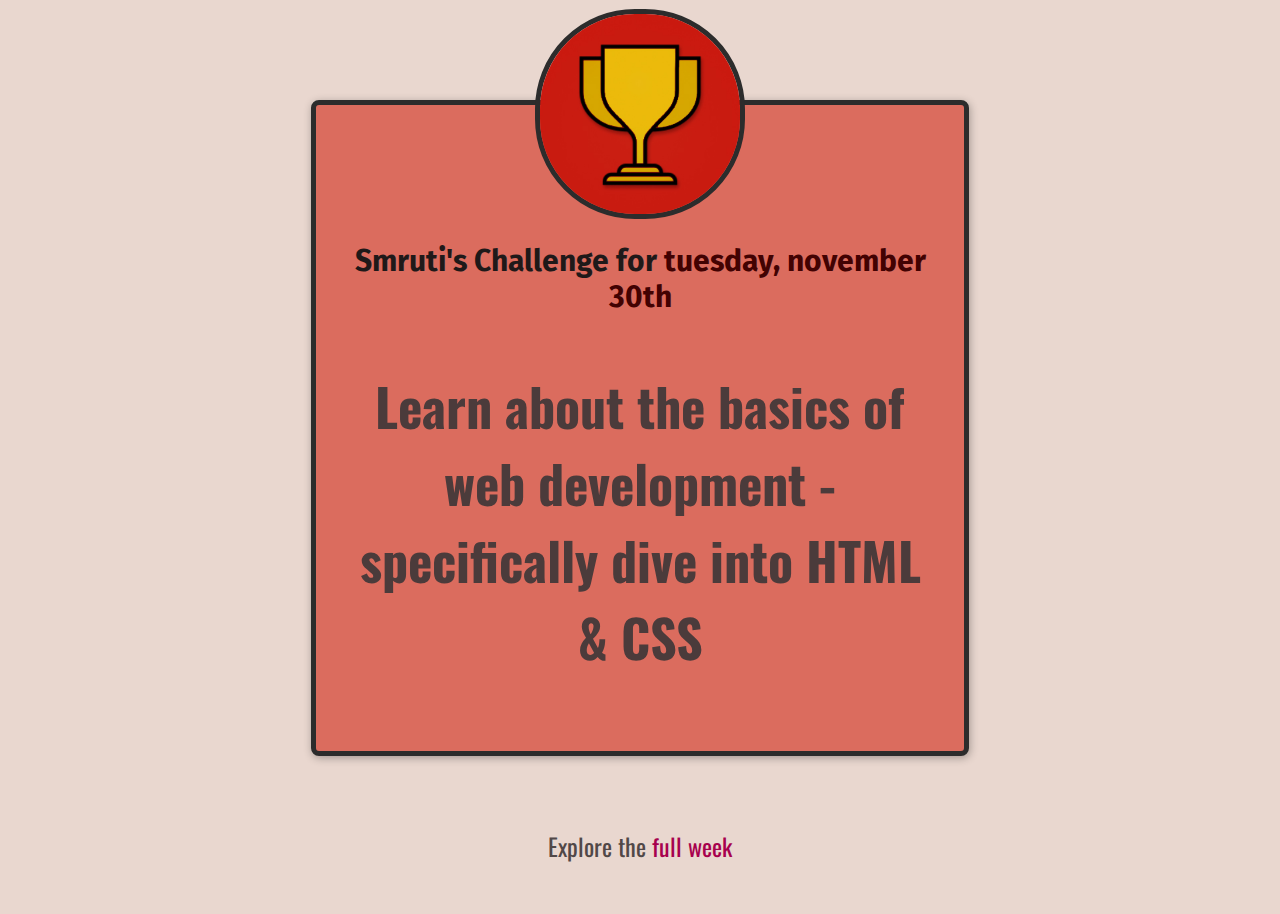
<file: index.html>
<!DOCTYPE html>
<html>

<head>
    <title>Daily Challenge</title>
    <!-- charset UTF-8 supports emoji -->
    <meta charset="UTF-8">
    <link rel="preconnect" href="https://fonts.googleapis.com">
    <link rel="preconnect" href="https://fonts.gstatic.com" crossorigin>
    <link href="https://fonts.googleapis.com/css2?family=Fira+Sans:wght@700&family=Oswald&display=swap"
        rel="stylesheet">
    <link rel="stylesheet" href="shared-style.css">
    <link rel="stylesheet" href="style.css">
</head>

<body>
    <main>
        <img src="challenges-trophy.jpg" alt="A trophy">
        <h1>
            Smruti's Challenge for <span>
                tuesday, november 30th
            </span>
        </h1>
        <p id="todays-challenge">
            Learn about the basics of web development
            -
            specifically dive into HTML & CSS
        </p>
    </main>
    <footer>
        <p>
            Explore the <a href="./full-week.html">full week</a>
        </p>
    </footer>
</body>

</html>
</file>
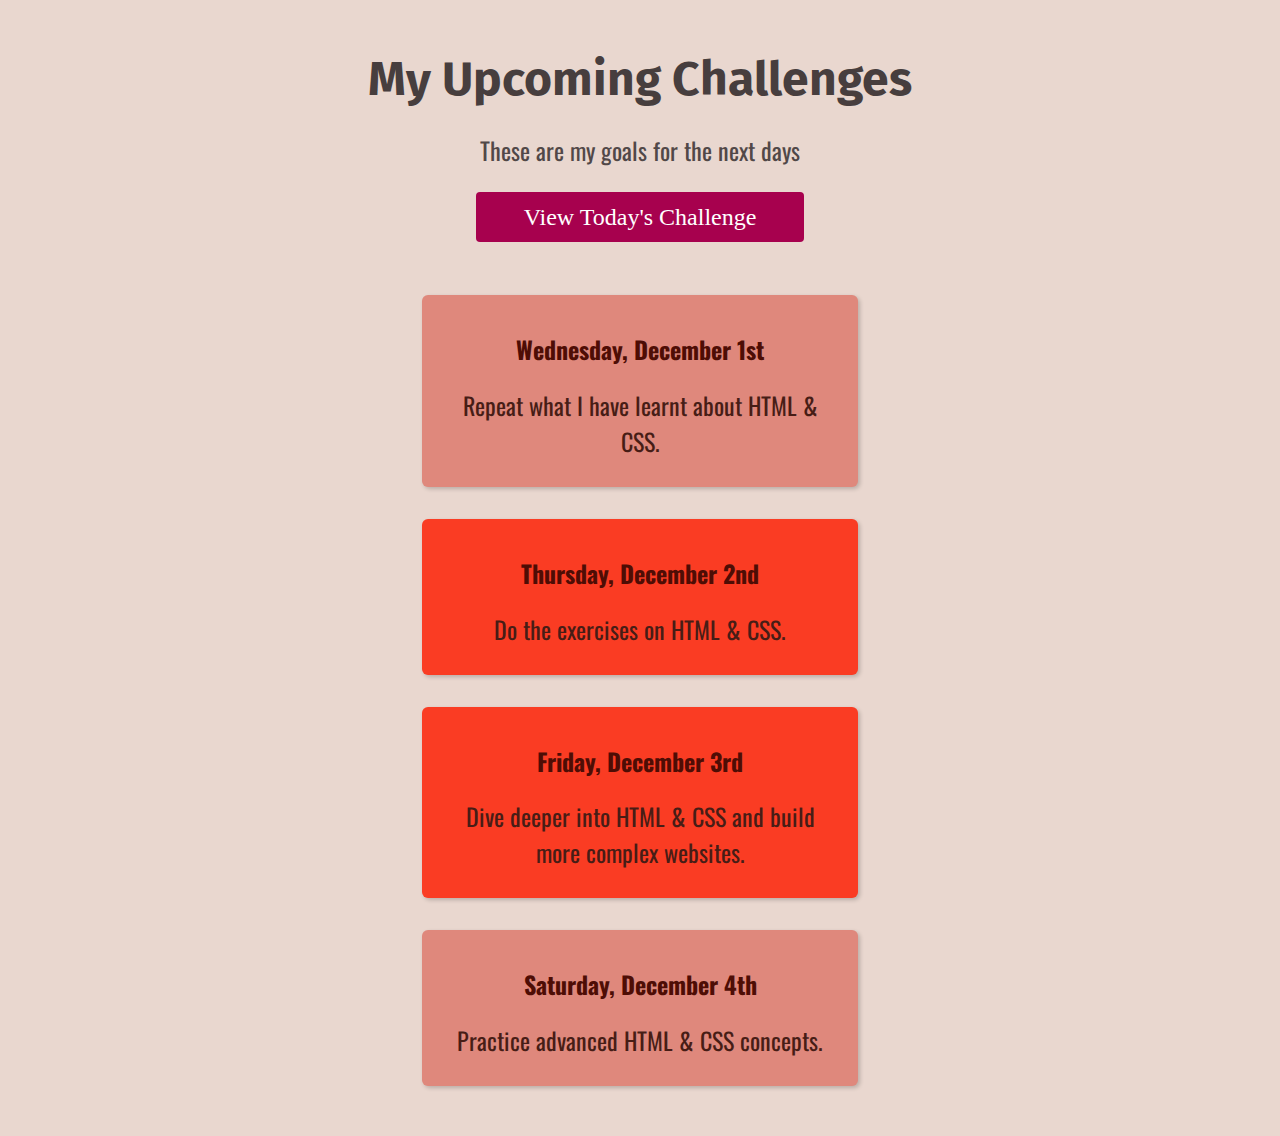
<file: full-week.html>
<!DOCTYPE html>
<html>

<head>
    <title>My Upcoming Challenges</title>
    <!-- charset UTF-8 supports emoji -->
    <meta charset="UTF-8">
    <link rel="preconnect" href="https://fonts.googleapis.com">
    <link rel="preconnect" href="https://fonts.gstatic.com" crossorigin>
    <link href="https://fonts.googleapis.com/css2?family=Fira+Sans:wght@700&family=Oswald&display=swap"
        rel="stylesheet">
    <link rel="stylesheet" href="shared-style.css">
    <link rel="stylesheet" href="full-week.css">
</head>

<body>
    <header>
        <h1>My Upcoming Challenges</h1>
        <p id="description">These are my goals for the next days</p>
        <a href="index.html">View Today's Challenge</a>
    </header>
    <main>
        <ol type="A" start="3">
            <li>
                <h2>
                    Wednesday, December 1st
                </h2>
                <p>
                    Repeat what I have learnt about HTML & CSS.
                </p>
            </li>
            <li class="highlight-goal">
                <h2>
                    Thursday, December 2nd
                </h2>
                <p>
                    Do the exercises on HTML & CSS.
                </p>
            </li>
            <li class="highlight-goal">
                <h2>
                    Friday, December 3rd
                </h2>
                <p>
                    Dive deeper into HTML & CSS and build more complex websites.
                </p>
            </li>
            <li>
                <h2>
                    Saturday, December 4th
                </h2>
                <p>
                    Practice advanced HTML & CSS concepts.
                </p>
            </li>
        </ol>
    </main>
</body>

</html>
</file>
<file: shared-style.css>
body {
  text-align: center;
  background-color: rgb(233, 215, 207);
  margin: 50px;
}

h1 {
  font-family: "Fira Sans", sans-serif;
  color: #514848;
}

a {
  color: rgb(73, 29, 50);
}

p {
  font-family: "Oswald", sans-serif;
  color: #514848;
  font-size: 24px;
}

#description {
  margin-bottom: 36px;
}

a {
  color: rgb(167, 1, 78);
  text-decoration: none;
}

a:hover {
  text-decoration: underline;
}
</file>
<file: style.css>
main {
  width: 600px;
  margin: 100px auto 72px auto;
  background-color: rgb(219, 108, 94);
  padding: 24px;
  border: 5px solid rgb(44, 44, 44);
  border-radius: 8px;
  box-shadow: 1px 2px 8px rgba(0, 0, 0, 0.3);
}

img {
  width: 200px;
  height: 200px;
  border-radius: 100px;
  border: 5px solid rgb(44, 44, 44);
  margin-top: -120px;
}

h1 {
  font-size: 30px;
  color: rgb(31, 25, 25);
}

span {
  color: rgb(66, 2, 2);
}

#todays-challenge {
  color: rgb(75, 59, 59);
  font-weight: bold;
  font-size: 52px;
}
</file>
<file: full-week.css>
header {
  margin-bottom: 64px;
}

h1 {
  font-size: 48px;
  color: rgb(71, 62, 62);
  margin: 12px 0;
}

a {
  background-color: rgb(167, 1, 78);
  color: white;
  border-radius: 4px;
  font-size: 24px;
  padding: 12px 48px;
}

a:hover {
  background-color: rgb(180, 12, 90);
  text-decoration: none;
}

ol {
  list-style-type: none;
  width: 500px;
  margin: 36px auto 0 auto;
  padding: 0;
}

li {
  padding: 16px;
  margin: 32px;
  background-color: rgb(223, 136, 124);
  border-radius: 6px;
  box-shadow: 2px 2px 4px 0px rgba(0, 0, 0, 0.2);
}

.highlight-goal {
  background-color: rgb(250, 60, 35);
}

h2 {
  color: rgb(78, 13, 5);
  font-family: "Oswald", sans-serif;
}

main p {
  margin: 12px;
  color: rgb(71, 29, 22);
}
</file>
